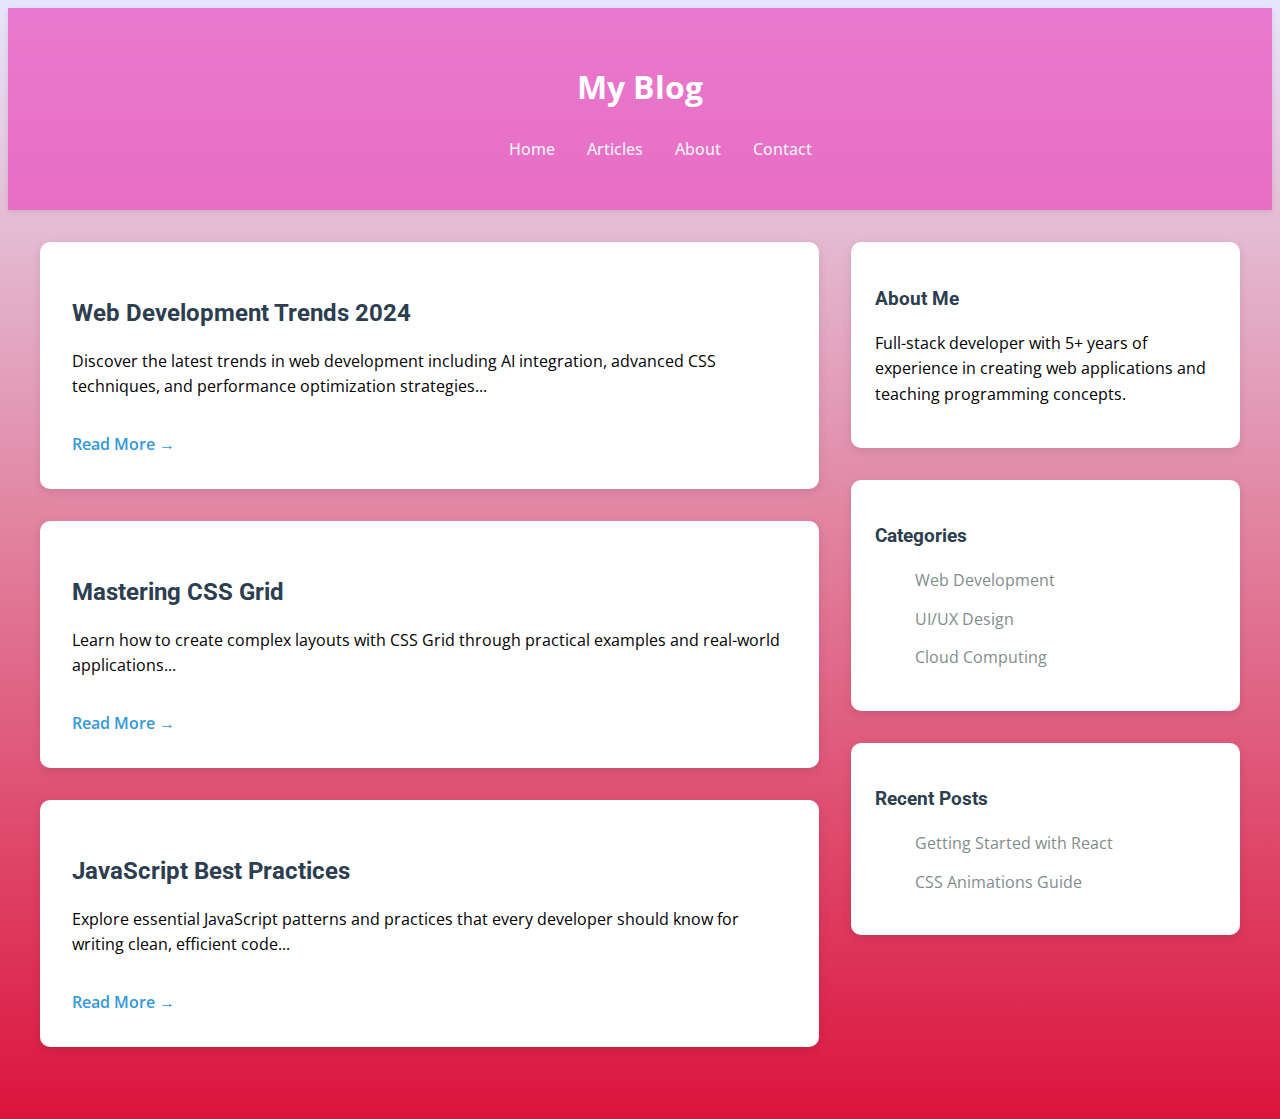
<file: index.html>
<!DOCTYPE html>
<html lang="en">
<head>
    <meta charset="UTF-8">
    <meta name="viewport" content="width=device-width, initial-scale=1.0">
    <title>Simple Blog Template</title>
    <link rel="stylesheet" href="style.css">
    <link href="https://fonts.googleapis.com/css2?family=Open+Sans:wght@400;600&family=Roboto:wght@300;500&display=swap" rel="stylesheet">
</head>
<body>
    <!-- Header Section -->
    <header class="header">
        <h1>My Blog</h1>
        <nav>
            <ul class="nav">
                <li><a href="#">Home</a></li>
                <li><a href="https://en.wikipedia.org/wiki/Augmented_reality">Articles</a></li>
                <li><a href="https://www.linkedin.com/in/saniyakapure/">About</a></li>
                <li><a href="contect.html">Contact</a></li>
            </ul>
        </nav>
    </header>

    <div class="container">
        <!-- Main Content Section -->
        <main class="main-content">
            <article class="blog-card">
                <h2>Web Development Trends 2024</h2>
                <p>Discover the latest trends in web development including AI integration, advanced CSS techniques, and performance optimization strategies...</p>
                <a href="https://createbytes.com/insights/future-web-development-trends" class="read-more">Read More →</a>
            </article>

            <article class="blog-card">
                <h2>Mastering CSS Grid</h2>
                <p>Learn how to create complex layouts with CSS Grid through practical examples and real-world applications...</p>
                <a href="https://medium.com/front-end-weekly/the-ultimate-guide-to-mastering-css-grid-488e1f8783e" class="read-more">Read More →</a>
            </article>

            <article class="blog-card">
                <h2>JavaScript Best Practices</h2>
                <p>Explore essential JavaScript patterns and practices that every developer should know for writing clean, efficient code...</p>
                <a href="" class="read-more">Read More →</a>
            </article>
        </main>

        <!-- Sidebar Section -->
        <aside class="sidebar">
            <section class="about-section">
                <h3>About Me</h3>
                <p>Full-stack developer with 5+ years of experience in creating web applications and teaching programming concepts.</p>
            </section>

            <section class="categories">
                <h3>Categories</h3>
                <ul>
                    <li><a href="https://createbytes.com/insights/future-web-development-trends">Web Development</a></li>
                    <li><a href="">UI/UX Design</a></li>
                    <li><a href="#">Cloud Computing</a></li>
                </ul>
            </section>

            <section class="recent-posts">
                <h3>Recent Posts</h3>
                <ul>
                    <li><a href="#">Getting Started with React</a></li>
                    <li><a href="#">CSS Animations Guide</a></li>
                </ul>
            </section>
        </aside>
    </div>
</body>
</html
</file>
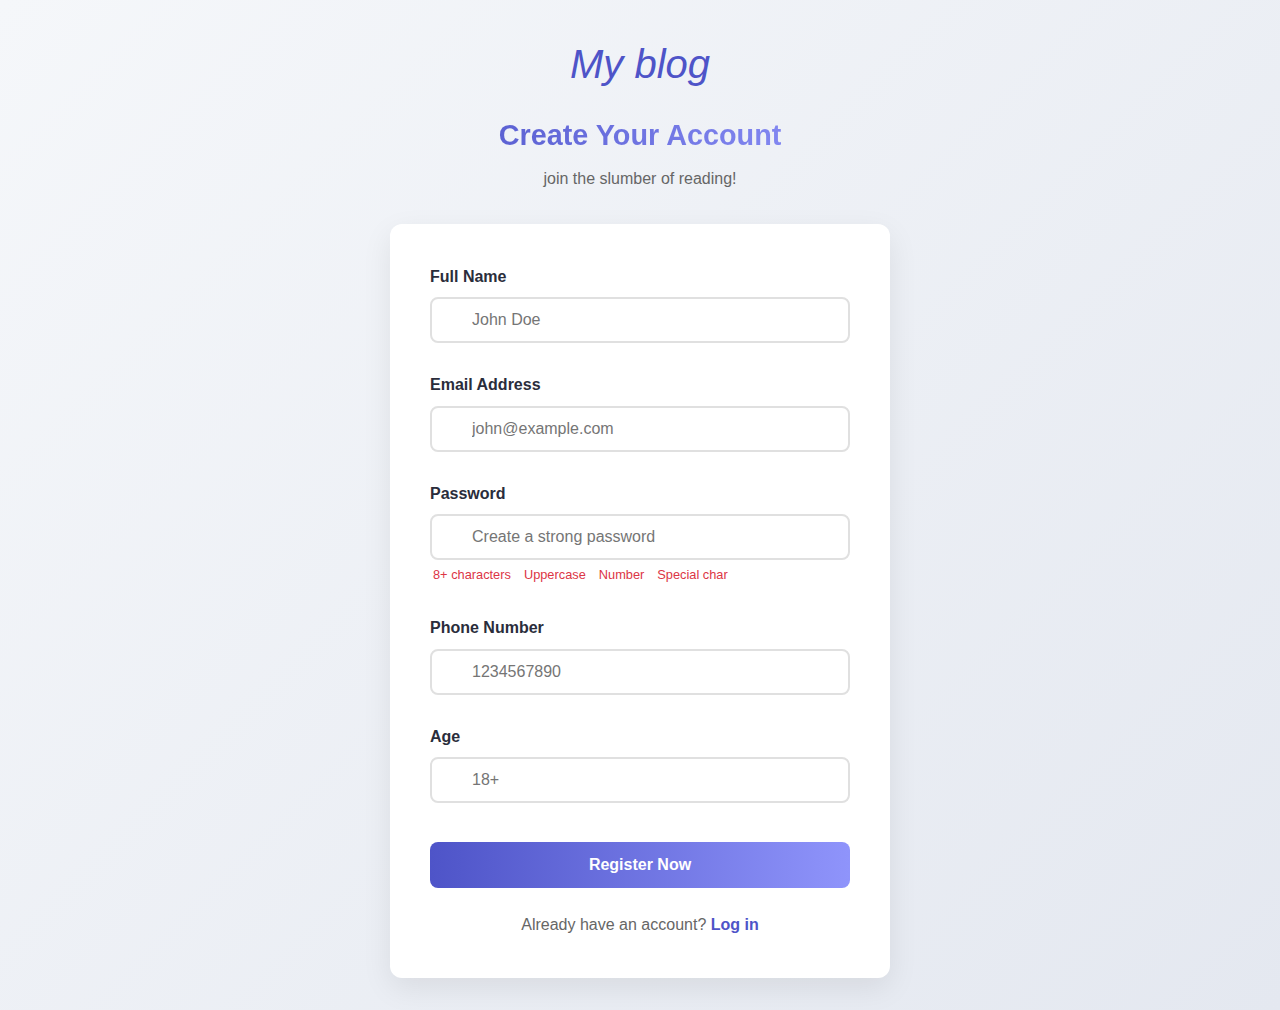
<file: contect.html>
<!DOCTYPE html>
<html lang="en">
<head>
  <meta charset="UTF-8" />
  <meta name="viewport" content="width=device-width, initial-scale=1.0" />
  <title>User Registration | Resumate</title>

  <style>
    :root {
      --primary-color: #4e54c8;
      --secondary-color: #8f94fb;
      --accent-color: #f6d365;
      --success-color: #28a745;
      --error-color: #dc3545;
      --text-color: #2a2d3b;
      --light-gray: #f8f9fa;
      --border-color: #e0e0e0;
    }
    
    * {
      box-sizing: border-box;
      margin: 0;
      padding: 0;
    }
    
    body {
      font-family: 'Segoe UI', Tahoma, Geneva, Verdana, sans-serif;
      background: linear-gradient(135deg, #f5f7fa 0%, #e4e8f0 100%);
      display: flex;
      justify-content: center;
      align-items: center;
      min-height: 100vh;
      color: var(--text-color);
      line-height: 1.6;
    }
    
    .registration-container {
      width: 100%;
      max-width: 500px;
      margin: 2rem;
      animation: fadeIn 0.8s ease-out;
    }
    
    .form-header {
      text-align: center;
      margin-bottom: 2rem;
    }
    
    .logo {
      color: var(--primary-color);
      font-size: 2.5rem;
      margin-bottom: 1rem;
    }
    
    .form-title {
      font-size: 1.8rem;
      margin-bottom: 0.5rem;
      background: linear-gradient(to right, var(--primary-color), var(--secondary-color));
      -webkit-background-clip: text;
      background-clip: text;
      color: transparent;
    }
    
    .form-subtitle {
      color: #666;
      font-size: 1rem;
    }
    
    form {
      background-color: #fff;
      padding: 2.5rem;
      border-radius: 12px;
      box-shadow: 0 10px 30px rgba(0, 0, 0, 0.08);
      transition: transform 0.3s ease;
    }
    
    form:hover {
      transform: translateY(-5px);
      box-shadow: 0 15px 35px rgba(0, 0, 0, 0.12);
    }
    
    .form-group {
      margin-bottom: 1.5rem;
      position: relative;
    }
    
    label {
      display: block;
      margin-bottom: 0.5rem;
      font-weight: 600;
      color: var(--text-color);
    }
    
    .input-wrapper {
      position: relative;
    }
    
    input {
      width: 100%;
      padding: 12px 15px 12px 40px;
      border: 2px solid var(--border-color);
      border-radius: 8px;
      font-size: 1rem;
      transition: all 0.3s ease;
    }
    
    input:focus {
      border-color: var(--primary-color);
      outline: none;
      box-shadow: 0 0 0 3px rgba(78, 84, 200, 0.2);
    }
    
    .input-icon {
      position: absolute;
      left: 15px;
      top: 50%;
      transform: translateY(-50%);
      color: #999;
    }
    
    .toggle-password {
      position: absolute;
      right: 15px;
      top: 50%;
      transform: translateY(-50%);
      color: var(--primary-color);
      cursor: pointer;
      font-size: 0.9em;
      user-select: none;
    }
    
    .toggle-password:hover {
      color: var(--secondary-color);
    }
    
    .error-message {
      color: var(--error-color);
      font-size: 0.85em;
      margin-top: 5px;
      display: flex;
      align-items: center;
    }
    
    .error-message i {
      margin-right: 5px;
    }
    
    .password-hint {
      font-size: 0.8rem;
      color: #666;
      margin-top: 5px;
      display: flex;
      flex-wrap: wrap;
      gap: 10px;
    }
    
    .password-hint span {
      display: flex;
      align-items: center;
    }
    
    .password-hint i {
      margin-right: 3px;
      font-size: 0.7rem;
    }
    
    .valid {
      color: var(--success-color);
    }
    
    .invalid {
      color: var(--error-color);
    }
    
    .submit-btn {
      width: 100%;
      padding: 14px;
      background: linear-gradient(to right, var(--primary-color), var(--secondary-color));
      color: white;
      border: none;
      border-radius: 8px;
      font-size: 1rem;
      font-weight: 600;
      cursor: pointer;
      transition: all 0.3s ease;
      margin-top: 10px;
    }
    
    .submit-btn:hover {
      transform: translateY(-2px);
      box-shadow: 0 5px 15px rgba(78, 84, 200, 0.4);
    }
    
    .login-link {
      text-align: center;
      margin-top: 1.5rem;
      color: #666;
    }
    
    .login-link a {
      color: var(--primary-color);
      text-decoration: none;
      font-weight: 600;
    }
    
    .login-link a:hover {
      text-decoration: underline;
    }
    
    @keyframes fadeIn {
      from { opacity: 0; transform: translateY(20px); }
      to { opacity: 1; transform: translateY(0); }
    }
    
    @media (max-width: 576px) {
      form {
        padding: 1.5rem;
      }
      
      .form-title {
        font-size: 1.5rem;
      }
      
      input {
        padding: 10px 12px 10px 36px;
      }
      
      .input-icon {
        left: 12px;
        font-size: 0.9rem;
      }
    }
  </style>
</head>
<body>
  <div class="registration-container">
    <div class="form-header">
      <div class="logo">
        <i class="fas fa-graduation-cap">My blog</i>
      </div>
      <h1 class="form-title">Create Your Account</h1>
      <p class="form-subtitle">join the slumber of reading!</p>
    </div>

    <form id="registrationForm" action="#" method="post">
      <div class="form-group">
        <label for="name">Full Name</label>
        <div class="input-wrapper">
          <i class="fas fa-user input-icon"></i>
          <input type="text" id="name" name="name" placeholder="John Doe" required />
        </div>
        <div class="error-message" id="nameError"></div>
      </div>

      <div class="form-group">
        <label for="email">Email Address</label>
        <div class="input-wrapper">
          <i class="fas fa-envelope input-icon"></i>
          <input type="email" id="email" name="email" placeholder="john@example.com" required />
        </div>
        <div class="error-message" id="emailError"></div>
      </div>

      <div class="form-group">
        <label for="password">Password</label>
        <div class="input-wrapper">
          <i class="fas fa-lock input-icon"></i>
          <input type="password" id="password" name="password" required 
            pattern="^(?=.*[a-z])(?=.*[A-Z])(?=.*\d)(?=.*[@$!%*?&]).{8,}$"
            placeholder="Create a strong password" />
          <span class="toggle-password" onclick="togglePassword()">
            <i class="far fa-eye"></i>
          </span>
        </div>
        <div class="password-hint">
          <span id="length" class="invalid"><i class="fas fa-circle"></i> 8+ characters</span>
          <span id="uppercase" class="invalid"><i class="fas fa-circle"></i> Uppercase</span>
          <span id="number" class="invalid"><i class="fas fa-circle"></i> Number</span>
          <span id="special" class="invalid"><i class="fas fa-circle"></i> Special char</span>
        </div>
        <div class="error-message" id="passwordError"></div>
      </div>

      <div class="form-group">
        <label for="phone">Phone Number</label>
        <div class="input-wrapper">
          <i class="fas fa-phone input-icon"></i>
          <input type="tel" id="phone" name="phone" required pattern="^\d{10}$"
            placeholder="1234567890" title="10 digits only" />
        </div>
        <div class="error-message" id="phoneError"></div>
      </div>

      <div class="form-group">
        <label for="age">Age</label>
        <div class="input-wrapper">
          <i class="fas fa-birthday-cake input-icon"></i>
          <input type="number" id="age" name="age" required min="18" max="100" 
            placeholder="18+" />
        </div>
        <div class="error-message" id="ageError"></div>
      </div>

      <button type="submit" class="submit-btn">
        <i class="fas fa-user-plus"></i> Register Now
      </button>

      <div class="login-link">
        Already have an account? <a href="#">Log in</a>
      </div>
    </form>
  </div>

  <script>
    // Password visibility toggle
    function togglePassword() {
      const passwordField = document.getElementById("password");
      const eyeIcon = document.querySelector(".toggle-password i");
      const type = passwordField.type === "password" ? "text" : "password";
      passwordField.type = type;
      eyeIcon.className = type === "password" ? "far fa-eye" : "far fa-eye-slash";
    }

    // Real-time password validation
    document.getElementById("password").addEventListener("input", function(e) {
      const value = e.target.value;
      const lengthValid = value.length >= 8;
      const upperValid = /[A-Z]/.test(value);
      const numberValid = /[0-9]/.test(value);
      const specialValid = /[@$!%*?&]/.test(value);

      document.getElementById("length").className = lengthValid ? "valid" : "invalid";
      document.getElementById("uppercase").className = upperValid ? "valid" : "invalid";
      document.getElementById("number").className = numberValid ? "valid" : "invalid";
      document.getElementById("special").className = specialValid ? "valid" : "invalid";
    });

    // Form validation
    document.getElementById("registrationForm").addEventListener("submit", function(event) {
      let valid = true;
      const name = document.getElementById("name");
      const email = document.getElementById("email");
      const password = document.getElementById("password");
      const phone = document.getElementById("phone");
      const age = document.getElementById("age");

      const nameError = document.getElementById("nameError");
      const emailError = document.getElementById("emailError");
      const passwordError = document.getElementById("passwordError");
      const phoneError = document.getElementById("phoneError");
      const ageError = document.getElementById("ageError");

      // Clear previous errors
      [nameError, emailError, passwordError, phoneError, ageError].forEach(el => {
        el.textContent = "";
        el.innerHTML = "";
      });

      // Validate Name
      if (name.value.trim() === "") {
        nameError.innerHTML = '<i class="fas fa-exclamation-circle"></i> Name is required';
        valid = false;
      }

      // Validate Email
      const emailPattern = /^[^\s@]+@[^\s@]+\.[^\s@]+$/;
      if (!emailPattern.test(email.value.trim())) {
        emailError.innerHTML = '<i class="fas fa-exclamation-circle"></i> Please enter a valid email';
        valid = false;
      }

      // Validate Password
      const passwordPattern = /^(?=.*[a-z])(?=.*[A-Z])(?=.*\d)(?=.*[@$!%*?&]).{8,}$/;
      if (!passwordPattern.test(password.value.trim())) {
        passwordError.innerHTML = '<i class="fas fa-exclamation-circle"></i> Password does not meet requirements';
        valid = false;
      }

      // Validate Phone
      const phonePattern = /^\d{10}$/;
      if (!phonePattern.test(phone.value.trim())) {
        phoneError.innerHTML = '<i class="fas fa-exclamation-circle"></i> Phone must be 10 digits';
        valid = false;
      }

      // Validate Age
      if (age.value < 18 || age.value > 100 || age.value === "") {
        ageError.innerHTML = '<i class="fas fa-exclamation-circle"></i> Age must be 18-100';
        valid = false;
      }

      if (!valid) {
        event.preventDefault();
        // Add shake animation to invalid fields
        const invalidFields = [name, email, password, phone, age].filter(field => {
          const errorElement = field.id + "Error";
          return document.getElementById(errorElement).textContent !== "";
        });
        
        invalidFields.forEach(field => {
          field.style.borderColor = "var(--error-color)";
          field.style.animation = "shake 0.5s";
          setTimeout(() => {
            field.style.animation = "";
          }, 500);
        });
      }
    });

    // Add shake animation
    const style = document.createElement('style');
    style.textContent = `
      @keyframes shake {
        0%, 100% { transform: translateX(0); }
        20%, 60% { transform: translateX(-5px); }
        40%, 80% { transform: translateX(5px); }
      }
    `;
    document.head.appendChild(style);
  </script>
</body>
</html>
</file>
<file: style.css>
⁠{
    margin: 0;
    padding: 0;
    box-sizing: border-box;
}

body {
    background-image: linear-gradient(lavender , crimson);
    

    font-family: 'Open Sans', sans-serif;
    line-height: 1.6;
    color: #000000;
    background-color: #f8f9fa;
}

.header {

    background-color: color-mix(in hsl shorter hue, crimson 50%, lavender 20%);
    animation-name: h;
    animation-duration: 2s;
    animation-iteration-count: infinite;
    color: white;
    padding: 2rem;
    text-align: center;
    box-shadow: 0 2px 5px rgba(0,0,0,0.1);
}
@keyframes h {
    from{
        background-color: lavender;
    } 
    to{
        background-color: pink;
    }

    
}


.nav {
    list-style: none;
    display: flex;
    color: #ecf0f1;
    text-decoration: none;
    font-weight: 600;
    transition: background-color 0.3s ease;
    justify-content: center;
    gap: 2rem;
    margin-top: 1.5rem;
}

.nav a {
    color: #ecf0f1;
    text-decoration: none;
    font-weight: 500;
    transition: color 0.3s ease;
}

.nav a:hover {
   
    color: #000000;
}

.container {
    display: flex;
    gap: 2rem;
    padding: 2rem;
    max-width: 1200px;
    margin: 0 auto;
}

.main-content {
    flex: 2;
}

.blog-card {
    background: white;
    padding: 2rem;
    margin-bottom: 2rem;
    border-radius: 10px;
    box-shadow: 0 3px 10px rgba(0,0,0,0.1);
    transition: transform 0.3s ease;
}

.blog-card:hover {
    transform: translateY(-5px);
}

.blog-card h2 {
    color: #2c3e50;
    margin-bottom: 1rem;
    font-family: 'Roboto', sans-serif;
}

.read-more {
    display: inline-block;
    margin-top: 1rem;
    color: #3498db;
    text-decoration: none;
    font-weight: 600;
    transition: color 0.3s ease;
}

.read-more:hover {
    color: #2980b9;
}

.sidebar {
    flex: 1;
}

.sidebar section {
    background: white;
    padding: 1.5rem;
    margin-bottom: 2rem;
    border-radius: 10px;
    box-shadow: 0 3px 10px rgba(0,0,0,0.1);
}

.sidebar h3 {
    color: #2c3e50;
    margin-bottom: 1rem;
    font-family: 'Roboto', sans-serif;
}

.sidebar ul {
    list-style: none;
}

.sidebar li {
    margin-bottom: 0.8rem;
}

.sidebar a {
    color: #7f8c8d;
    text-decoration: none;
    transition: color 0.3s ease;
}

.sidebar a:hover {
    color: #3498db;
}

@media (max-width: 768px) {
    .container {
        flex-direction: column;
        padding: 1rem;
    }

    .nav-menu {
        flex-direction: column;
        gap: 1rem;
    }

    .blog-card {
        padding: 1.5rem;
    }

    .sidebar {
        order: -1;
    }
}
</file>
